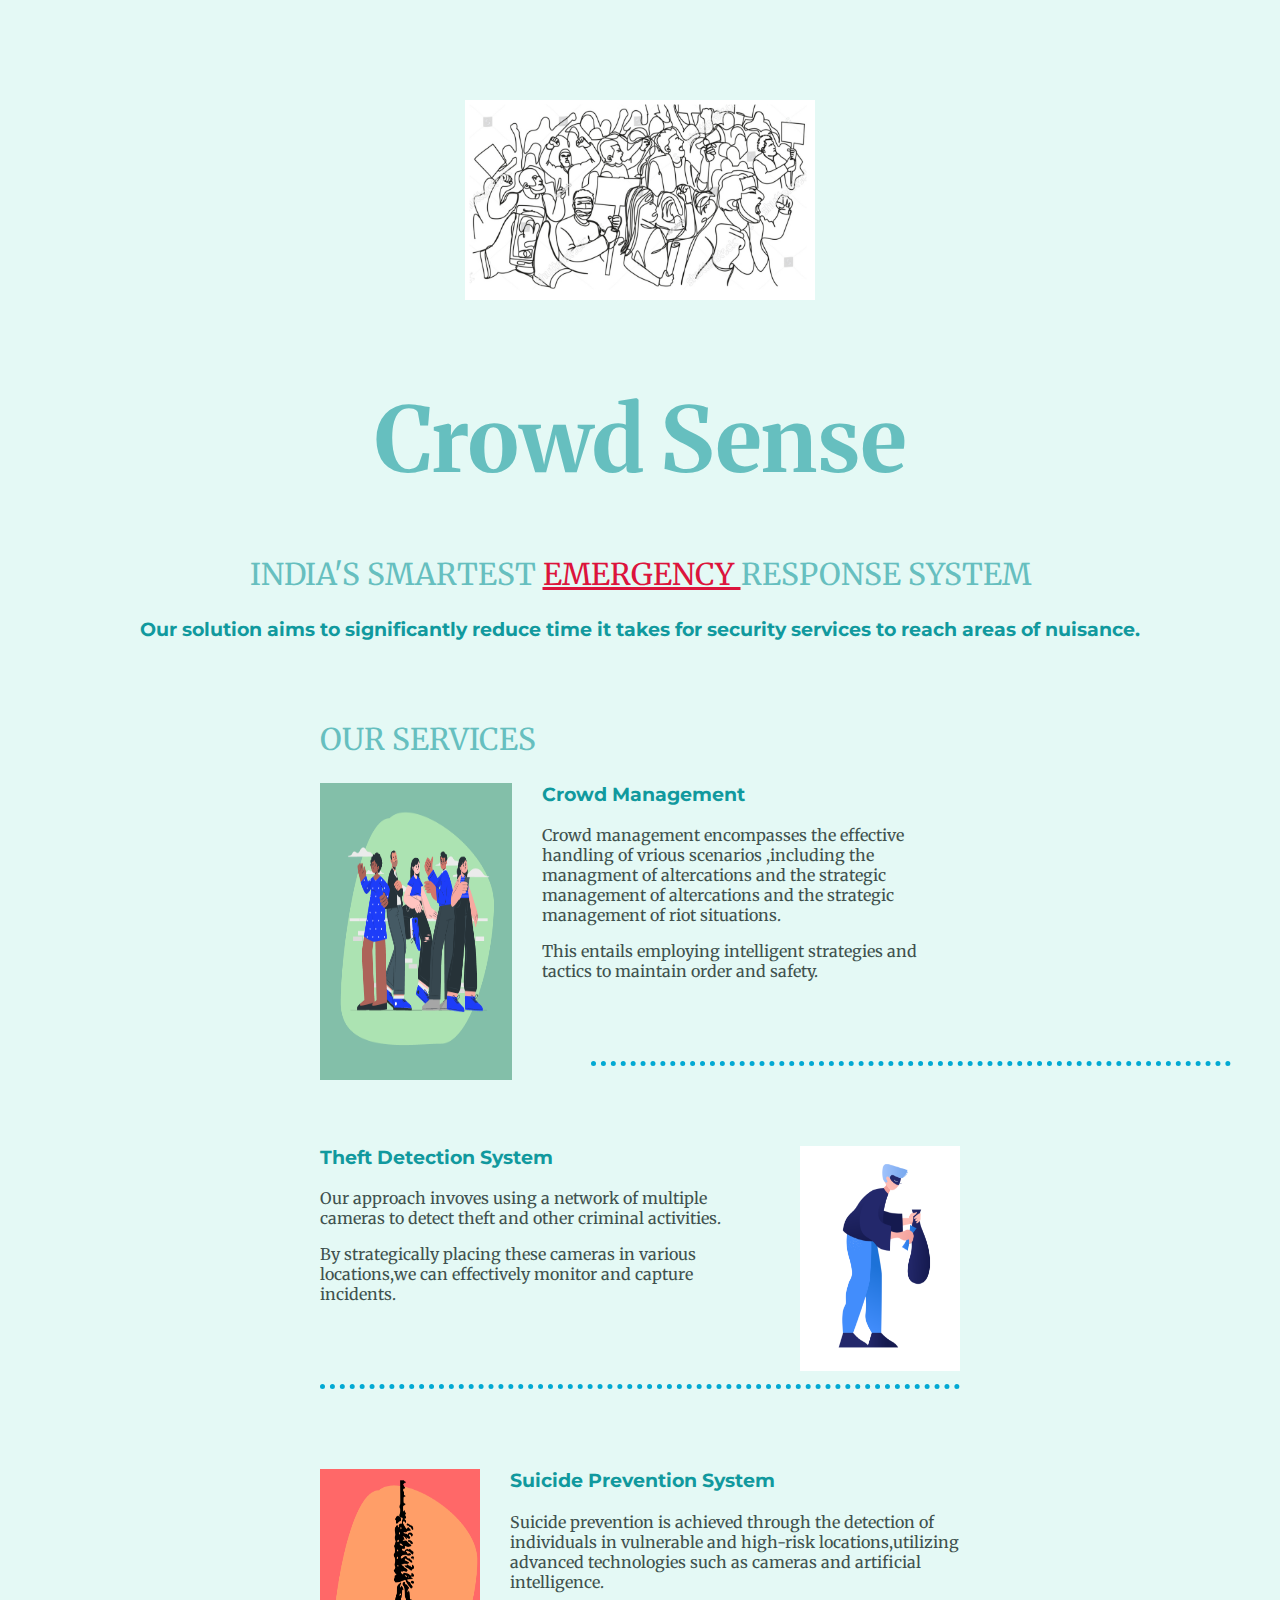
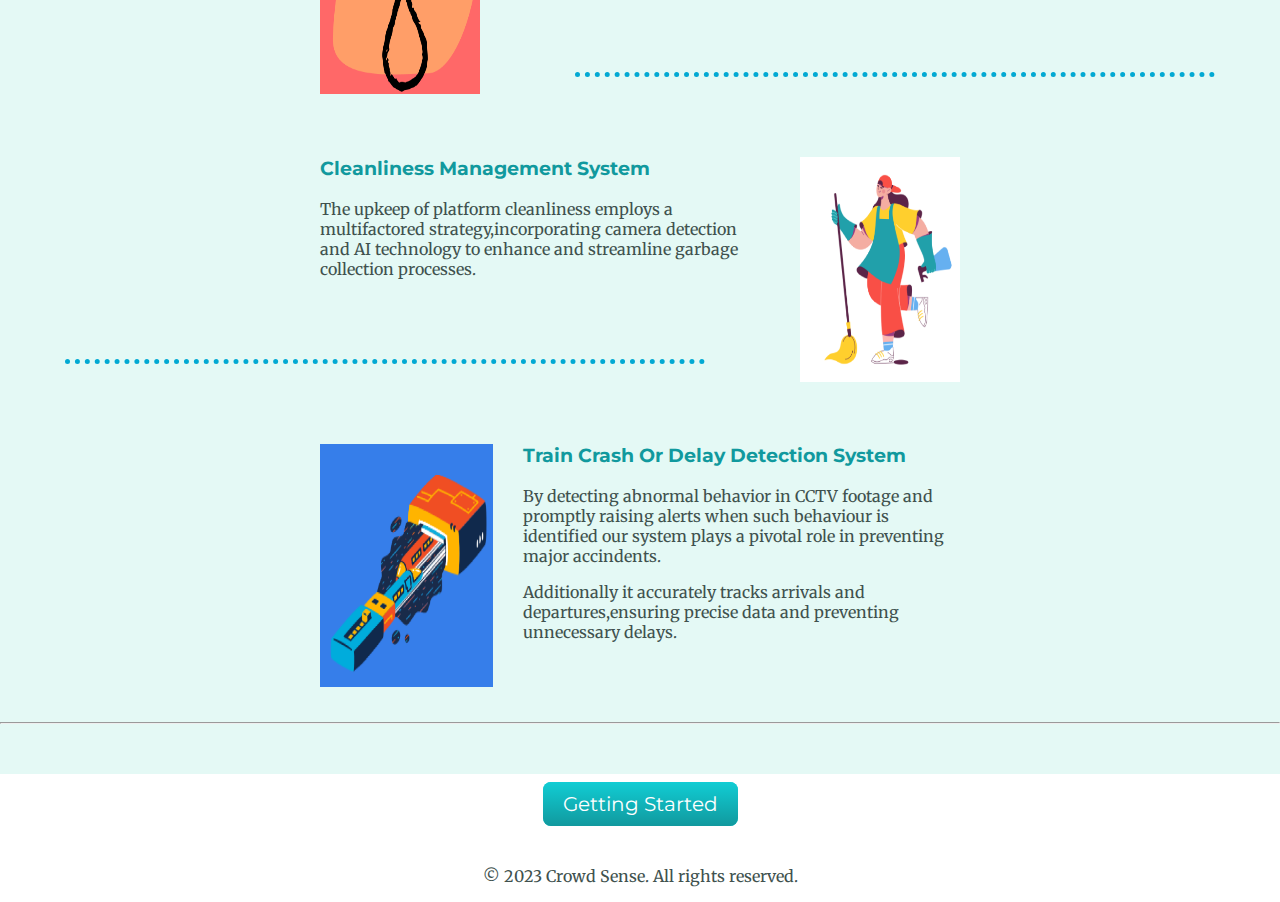
<file: index.html>
<html>
    <head>
        <meta charset=""utf=8>
        <title>Getting Started</title>
        <!-- <link rel="stylesheet" href="https://cdn.jsdelivr.net/npm/bootstrap@5.3.2/dist/css/bootstrap.rtl.min.css" integrity="sha384-nU14brUcp6StFntEOOEBvcJm4huWjB0OcIeQ3fltAfSmuZFrkAif0T+UtNGlKKQv" crossorigin="anonymous"> -->
        <link rel="stylesheet" href="styless.css">
        <link rel="icon" href="ok.ico">
        <link rel="preconnect" href="https://fonts.googleapis.com"><link rel="preconnect" href="https://fonts.gstatic.com" crossorigin><link href="https://fonts.googleapis.com/css2?family=Merriweather&family=Montserrat&family=Sacramento&display=swap" rel="stylesheet">
    </head>

<body>
    <div class="top-container">
    <img class="startimg" src="startimg.png" height="200px" width="350px" alt="">
    <h1>Crowd Sense</h1>
    <h2>INDIA'S SMARTEST <span class="pro">EMERGENCY </span>RESPONSE SYSTEM</h2>
    <h3>Our solution aims to significantly reduce time it takes  for security services to reach areas of nuisance.</h3>
    <!-- <div id="carouselExampleCaptions" class="carousel slide">
        <div class="carousel-indicators">
          <button type="button" data-bs-target="#carouselExampleCaptions" data-bs-slide-to="0" class="active" aria-current="true" aria-label="Slide 1"></button>
          <button type="button" data-bs-target="#carouselExampleCaptions" data-bs-slide-to="1" aria-label="Slide 2"></button>
          <button type="button" data-bs-target="#carouselExampleCaptions" data-bs-slide-to="2" aria-label="Slide 3"></button>
        </div>
        <div class="carousel-inner">
          <div class="carousel-item active">
            <img src="fd.jpeg" class="d-block w-100" alt="...">
            <div class="carousel-caption d-none d-md-block">
              <h5>Face Detection</h5>
              <p>AI implementation for face detection.</p>
            </div>
          </div>
          <div class="carousel-item">
            <img src="crowd.jpeg" class="d-block w-100" alt="...">
            <div class="carousel-caption d-none d-md-block">
              <h5>Crowd Intensity and Nuisances</h5>
              <p>AI used to count the number of faces and tell the intensity of the crowd.</p>
            </div>
          </div>
          <div class="carousel-item">
            <img src="cleanliness.jpeg" class="d-block w-100" alt="...">
            <div class="carousel-caption d-none d-md-block">
              <h5>Cleanliness on Platform and Rail</h5>
              <p>Cleanliness is a vital factor for avoding mishappenings and maintain hygiene.</p>
            </div>
          </div>
          <div class="carousel-item active">
            <img src="suicides.jpeg" class="d-block w-100" alt="...">
            <div class="carousel-caption d-none d-md-block">
              <h5>>Suicide Prevention</h5>
              <p>AI implementation for detecting and preventing suicides.</p>
            </div>
          </div>
          <div class="carousel-item active">
            <img src="dutydetection.jpeg" class="d-block w-100" alt="...">
            <div class="carousel-caption d-none d-md-block">
              <h5>Duty Monitoring</h5>
              <p>Monitoring duty of guards and other workers through face detection.</p>
            </div>
          </div>
        </div>
        <button class="carousel-control-prev" type="button" data-bs-target="#carouselExampleCaptions" data-bs-slide="prev">
          <span class="carousel-control-prev-icon" aria-hidden="true"></span>
          <span class="visually-hidden">Previous</span>
        </button>
        <button class="carousel-control-next" type="button" data-bs-target="#carouselExampleCaptions" data-bs-slide="next">
          <span class="carousel-control-next-icon" aria-hidden="true"></span>
          <span class="visually-hidden">Next</span>
        </button>
      </div>
    </div> -->
    <div class="middle-container">
        <div class="OURSERVICES">
          <div class="skill-row">
            <h2>OUR SERVICES</h2>
            <p>   </p>
            <p>    </p>
            <img class="kk1" src="cm.png" height=30px width=30px alt="">
            <h3>Crowd Management</h3>
            <p></p>
            <p>Crowd management encompasses the effective handling of vrious scenarios ,including the managment of altercations and the strategic management of altercations and the strategic management of riot situations.</p>
            <p>This entails employing intelligent strategies and tactics to maintain order and safety.</p>
            <p></p>
            <p></p>
          </div>
          <hr class="ok">
          <div class="skill-row">
            <img class="kk2" src="thief.png" height=25px width=30px alt="">
            <h3>Theft Detection System</h3>
            <p></p>
            <p>Our approach invoves using a network of multiple cameras to detect theft and other criminal activities.</p>
            <p>By strategically placing these cameras in various locations,we can effectively monitor and capture incidents.</p>
          </div>
          <hr class="ok">
          <div class="skill-row">
            <img class="kk3" src="suicide.png" height=30px width=30px alt="">
            <h3>Suicide Prevention System</h3>
            <p></p>
            <p>Suicide prevention is achieved through the detection of individuals in vulnerable and high-risk locations,utilizing advanced technologies such as cameras and artificial intelligence.</p>
            <p></p>
            <p></p>
          </div>
          <hr class="ok">
          <div class="skill-row">
            <img class="kk4" src="clean.png" height=30px width=30px alt="">
            <h3>Cleanliness Management System</h3>
            <p>The upkeep of platform cleanliness employs a multifactored strategy,incorporating camera detection and AI technology to enhance and streamline garbage collection processes.</p>
            <p></p>
            <p></p>
          </div>
          <hr class="ok">
          <div class="skill-row">
            <img class="kk5" src="train.png" height=30px width=30px alt="">
            <h3>Train Crash Or Delay Detection System</h3>
            <p>By detecting abnormal behavior in CCTV footage and promptly raising alerts when such behaviour is identified our system plays a pivotal role in preventing major accindents.</p>
            <p>Additionally it accurately tracks arrivals and departures,ensuring precise data and preventing unnecessary delays.</p>
            <p></p>
            <p></p>
          </div>
          <hr>
        </div>

        <div class="contact-me">
          <a class="btn" href="login.html">Getting Started</a>
          
        </div>
    </div>  
    </div>
    <!-- <script src="https://cdn.jsdelivr.net/npm/bootstrap@5.3.2/dist/js/bootstrap.bundle.min.js" integrity="sha384-C6RzsynM9kWDrMNeT87bh95OGNyZPhcTNXj1NW7RuBCsyN/o0jlpcV8Qyq46cDfL" crossorigin="anonymous"></script> -->
    <footer>
      <p>&copy; 2023 Crowd Sense. All rights reserved.</p>
    </footer>
</body>

</html>
</file>
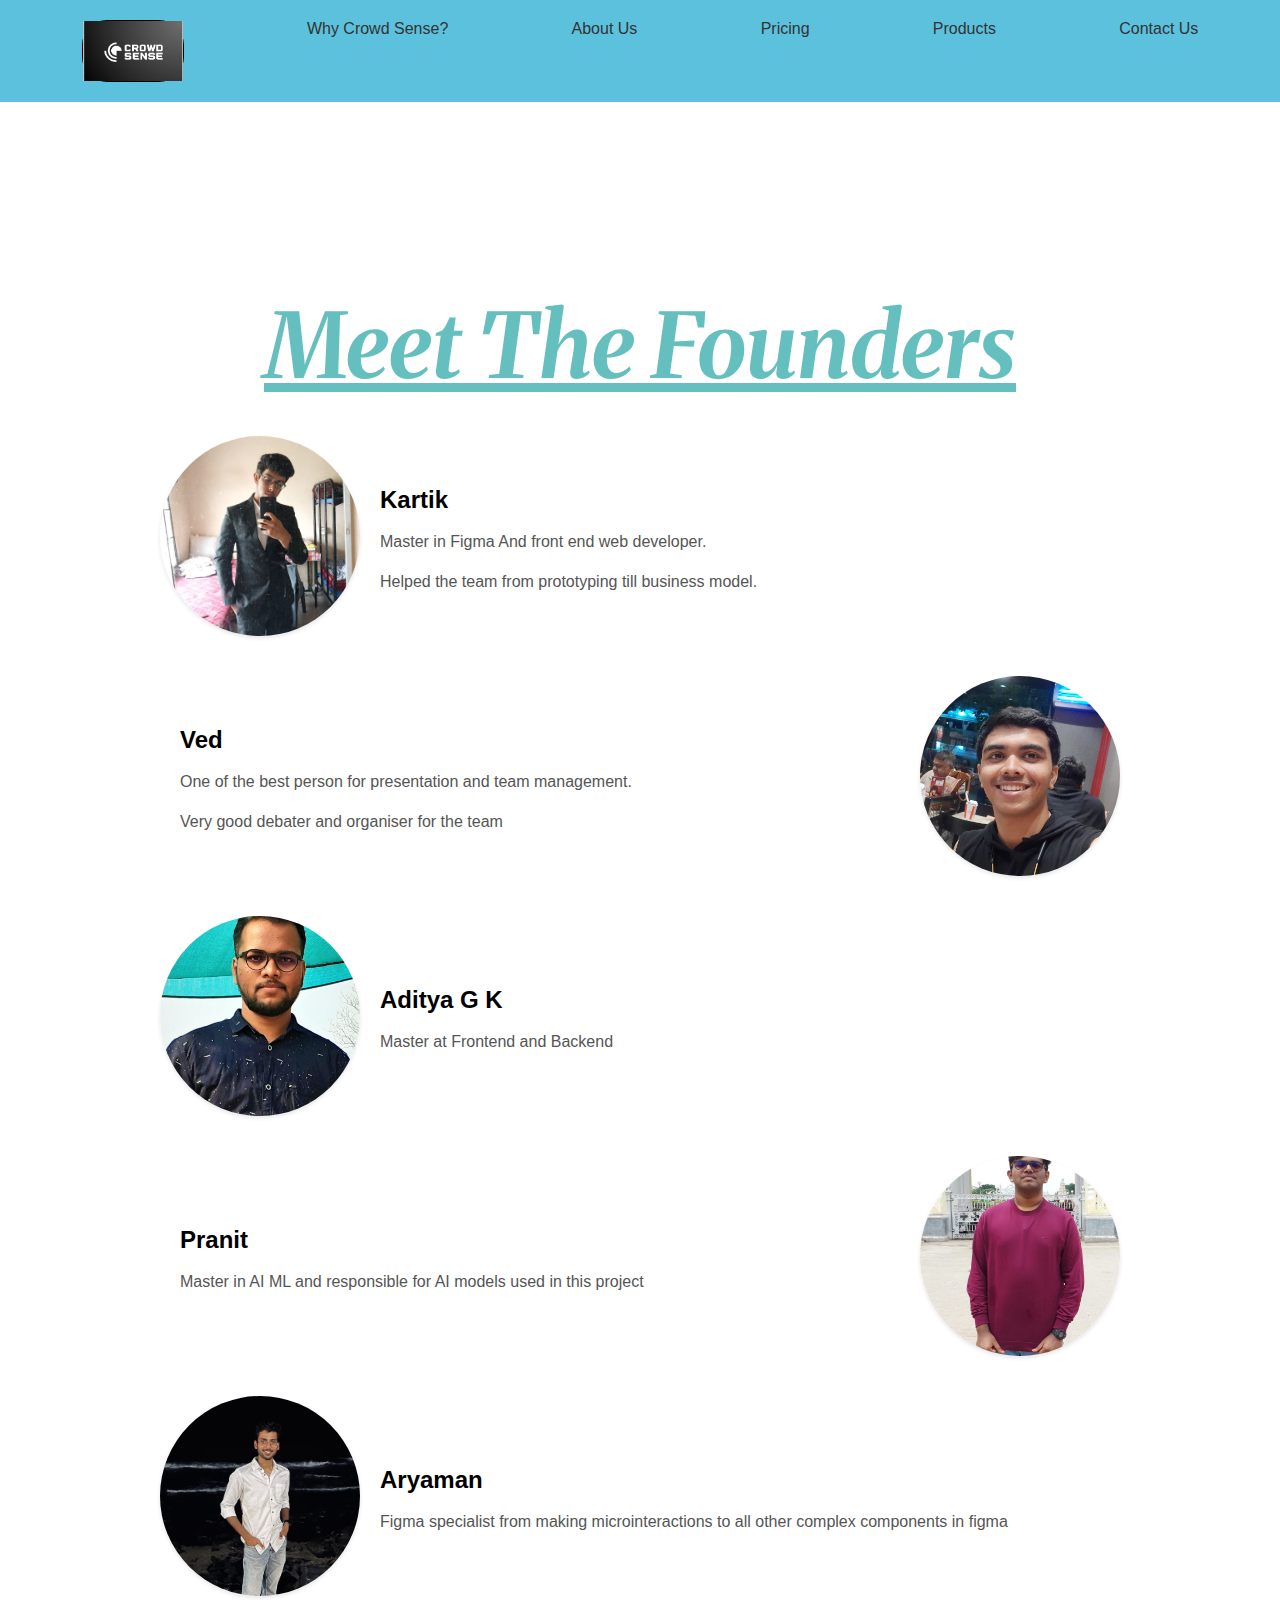
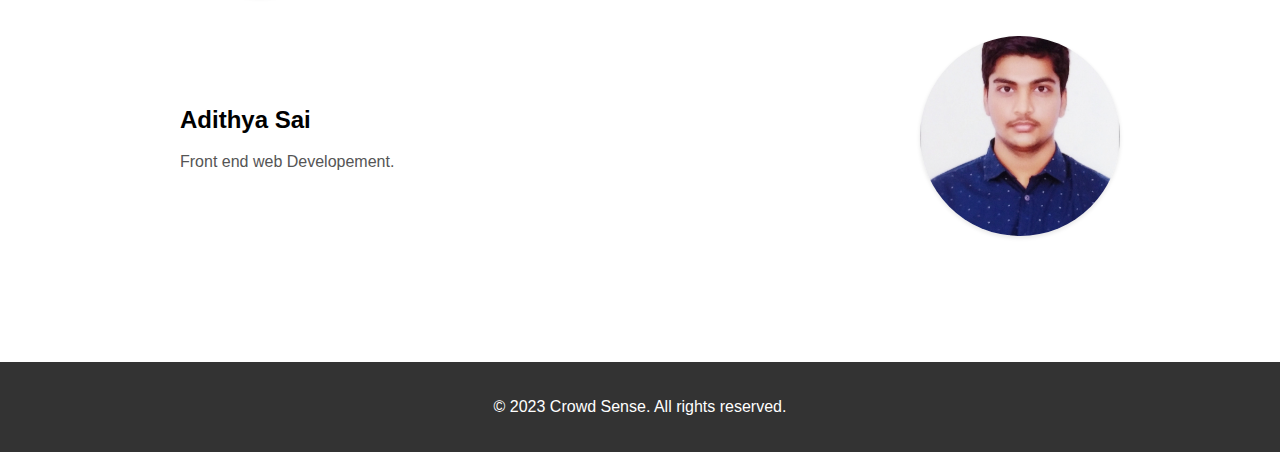
<file: aboutus.html>
<!DOCTYPE html>
<html>
    <head>
        <meta charset="utf=8">
        <title>About Us</title>
        <link rel="stylesheet" href="about.css">
        <link class="logo" rel="icon" href="logo.png">
        <link rel="preconnect" href="https://fonts.googleapis.com"><link rel="preconnect" href="https://fonts.gstatic.com" crossorigin><link href="https://fonts.googleapis.com/css2?family=Merriweather&family=Montserrat&family=Sacramento&display=swap" rel="stylesheet">
        <style>
          .about-section {
            background-color: #fff;
            padding: 50px 0;
            text-align: center;
        }

        .container {
            max-width: 960px;
            margin: 0 auto;
        }

        h2 {
            font-size: 30px;
            margin-bottom: 30px;
            font-size: 90px;
  color: #66bfbf;
  font-family: "Merriweather", serif;
  margin: 50px auto 0 auto;
  line-height: 2;
        }

        .founder {
            display: flex;
            flex-direction: row;
            align-items: center;
            justify-content: space-between;
            margin-bottom: 40px;
        }

        .founder img {
            width: 200px;
            height: 200px;
            border-radius: 50%;
            object-fit: cover;
            box-shadow: 0 2px 4px rgba(0, 0, 0, 0.1);
        }

        .founder-description {
            flex-grow: 1;
            margin: 0 20px;
            text-align: left;
        }

        .founder-description h3 {
            font-size: 24px;
            margin-bottom: 10px;
        }

        .founder-description p {
            font-size: 16px;
            line-height: 1.5;
            color: #555;
        }
        </style>
    </head>
    <body>
        <nav>
            <ul>
                <div class="logo">
                    <li><img src="cslogo.jpeg" height="60px" width="100px" alt="CrowdSense"></li>
                </div>
                <li><a href="index.html">Why Crowd Sense?</a></li>
                <li><a href="aboutus.html">About Us</a></li>
                <li><a href="pricing.html">Pricing</a></li>
                <li><a href="products.html">Products</a></li>
                <li><a href="contact.html">Contact Us</a></li>
            </ul>
        </nav>
        <br><br><br>
        <section class="about-section">
          <div class="container">
              <h2><u><em>Meet The Founders</em></u></h2>
              <div class="founder">
                  <img src="kk1.jpeg" alt="Founder 1">
                  <div class="founder-description">
                      <h3>Kartik</h3>
                      <p>Master in Figma And front end web developer.</p>
                      <p>Helped the team from prototyping till business model.</p>
                  </div>
              </div>
              <div class="founder">
                  <div class="founder-description">
                      <h3>Ved</h3>
                      <p>One of the best person for presentation and team management.</p>
                      <p>Very good debater and  organiser for the team </p>
                  </div>
                  <img src="ved.jpeg" alt="Founder 2">
              </div>
              <div class="founder">
                  <img src="aditya.jpeg" alt="Founder 3">
                  <div class="founder-description">
                      <h3>Aditya G K</h3>
                      <p>Master at Frontend and Backend</p>
                  </div>
              </div>
              <div class="founder">
                  <div class="founder-description">
                      <h3>Pranit</h3>
                      <p>Master in AI ML and responsible for AI models used in this project</p>
                  </div>
                  <img src="pranit.jpeg" alt="Founder 4">
              </div>
              <div class="founder">
                <img src="aryaman.jpeg" alt="Founder 4">
                <div class="founder-description">
                    <h3>Aryaman</h3>
                    <p>Figma specialist from making microinteractions to all other complex components in figma</p>
                </div>
                
            </div>
            <div class="founder">
                <div class="founder-description">
                    <h3>Adithya Sai</h3>
                    <p>Front end web Developement.</p>
                </div>
                <img src="adithya.jpeg" alt="Founder 4">
            </div>
          </div>
        </section>
        <br><br>
        <footer>
            <p>&copy; 2023 Crowd Sense. All rights reserved.</p>
          </footer>
    </body>
</html>
</file>
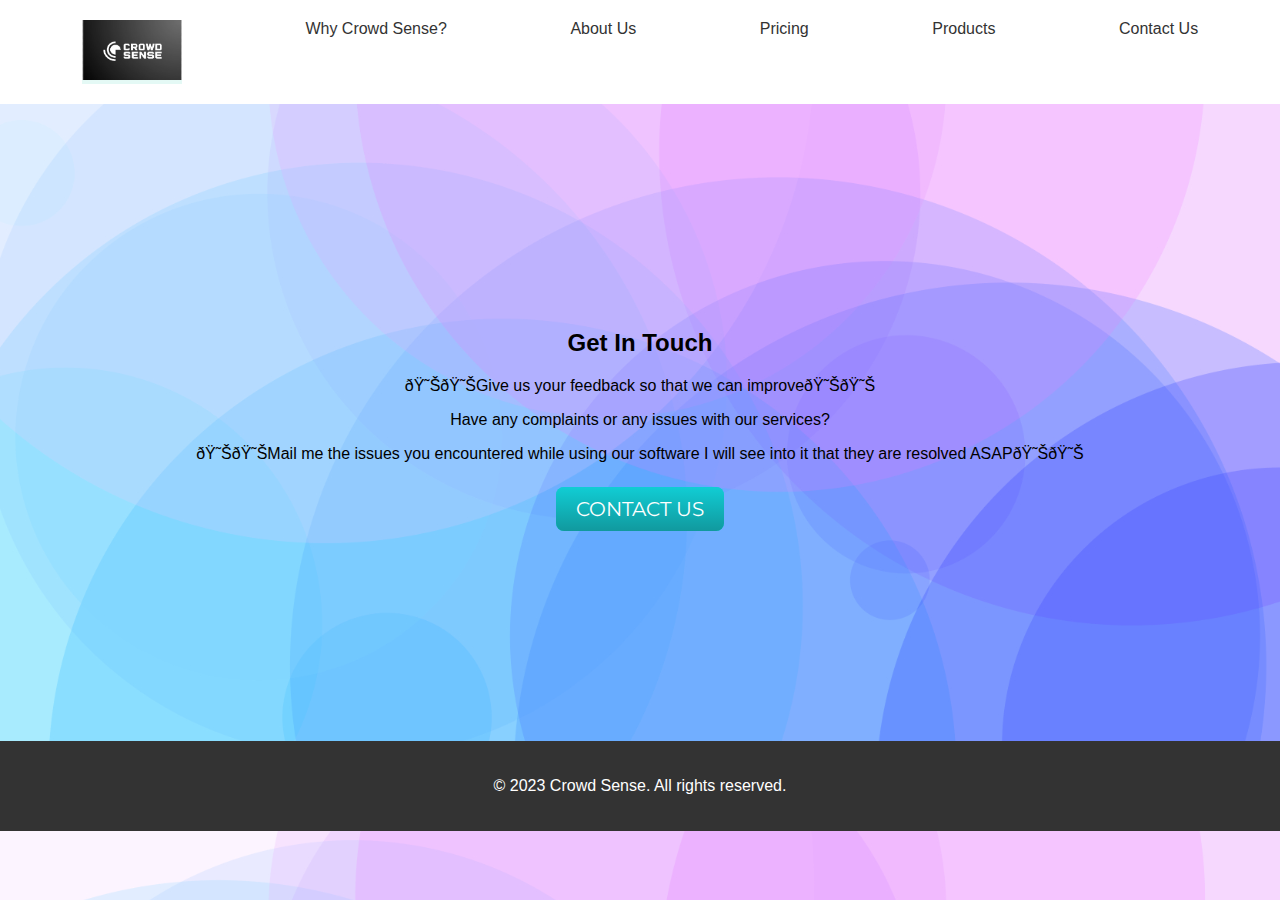
<file: contact.html>
<!DOCTYPE html>
<html>
    <head>
        <meta charset="utf=8">
        <title>Contact US</title>
        <link rel="stylesheet" href="styles.css">
        <link class="logo" rel="icon" href="logo.png">
        <link rel="preconnect" href="https://fonts.googleapis.com"><link rel="preconnect" href="https://fonts.gstatic.com" crossorigin><link href="https://fonts.googleapis.com/css2?family=Merriweather&family=Montserrat&family=Sacramento&display=swap" rel="stylesheet">
        <style>
            body{
                background-image: url("bg3.jpg");
                background-size: cover;
            }
        </style>
    </head>
    <body>
        <nav>
            <ul>
                <div class="logo">
                    <li><img src="cslogo.jpeg" height="60px" width="100px" alt="CrowdSense"></li>
                </div>
                <li><a href="index.html">Why Crowd Sense?</a></li>
                <li><a href="aboutus.html">About Us</a></li>
                <li><a href="pricing.html">Pricing</a></li>
                <li><a href="products.html">Products</a></li>
                <li><a href="contact.html">Contact Us</a></li>
            </ul>
        </nav>
        <div class="contact-me">
            <h2>Get In Touch</h2>
            <p class="Contactmessage">😊😊Give us your feedback so that we can improve😊😊</p>
            <p class="Contactmessage">Have any complaints or any issues with our services?</p>
            <p class="Contactmessage">😊😊Mail me the issues you encountered while using our software I will see into it that they are resolved ASAP😊😊</p>
            <br>
            <a class="btn" href="mailto:kartikkar192004@gmail.com">CONTACT US</a>
            
          </div>
        <footer>
            <p>&copy; 2023 Crowd Sense. All rights reserved.</p>
          </footer>
    </body>
</html>
</file>
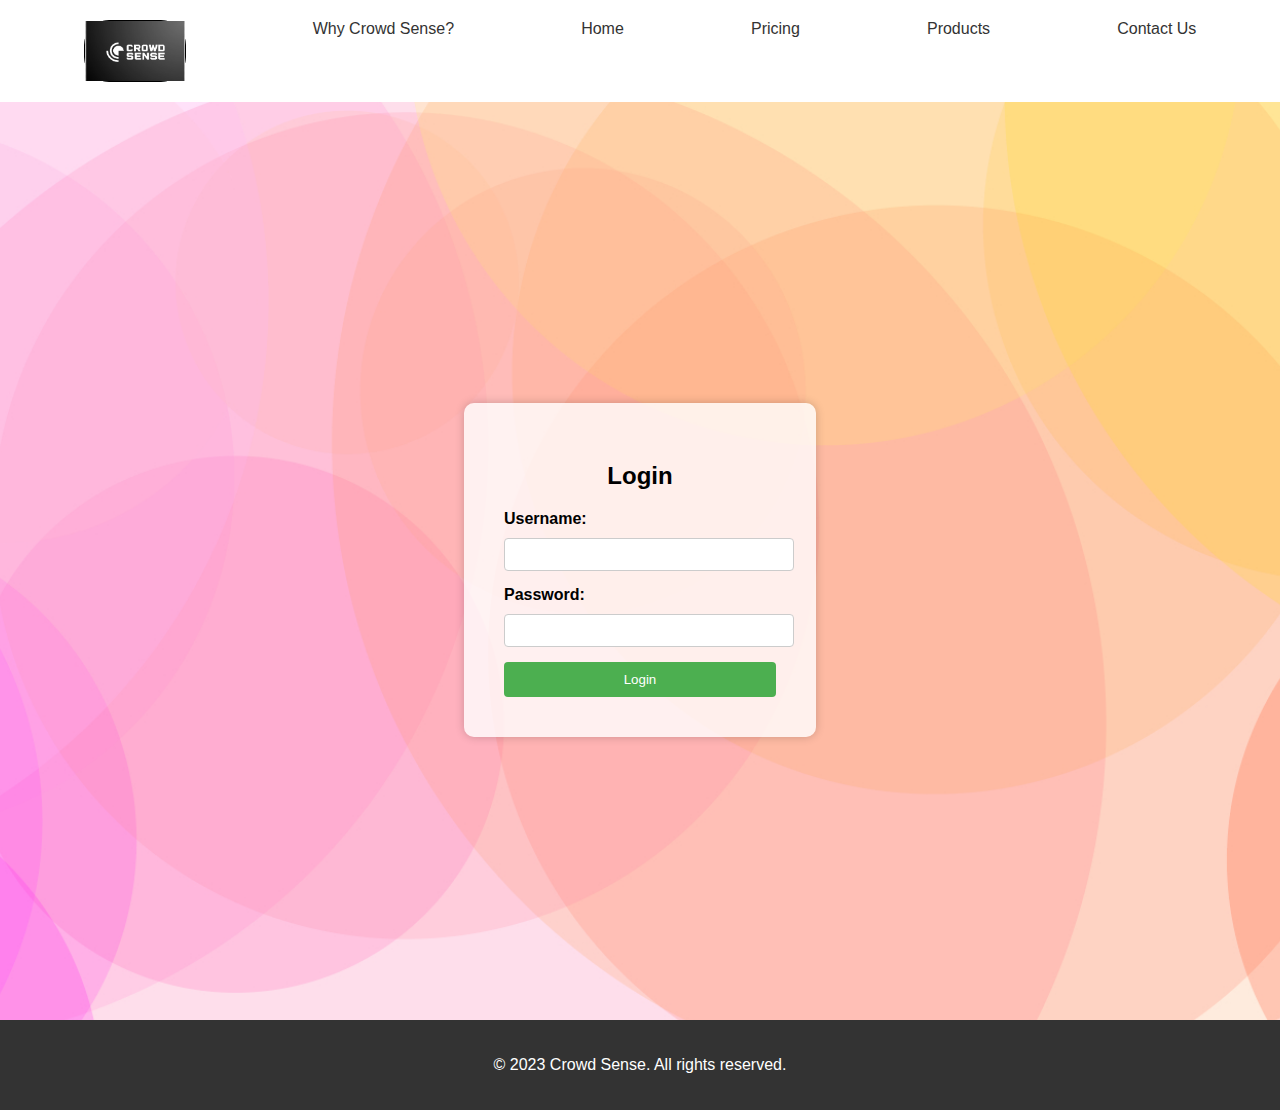
<file: login.html>
<!DOCTYPE html>
<html>
<head>
    <meta charset="utf=8">
    <title>CrowdSense</title>
    <link rel="stylesheet" href="styles.css">
    <link class="logo" rel="icon" href="logo.png">
    <link rel="preconnect" href="https://fonts.googleapis.com">
    <link rel="preconnect" href="https://fonts.gstatic.com" crossorigin>
    <link href="https://fonts.googleapis.com/css2?family=Merriweather&family=Montserrat&family=Sacramento&display=swap" rel="stylesheet">
    <style>
        /* Your existing styles here */

        body {
          background-image: url("bg2.jpg");
          background-size: cover;
          background-position: center;
          font-family: Arial, sans-serif;
        }

        .container {
          display: flex;
          justify-content: center;
          align-items: center;
          height: 100vh;
        }

        .login-form {
          background-color: rgba(255, 255, 255, 0.8);
          padding: 40px;
          border-radius: 10px;
          box-shadow: 0 0 10px rgba(0, 0, 0, 0.2);
        }

        .login-form h2 {
          text-align: center;
          margin-bottom: 20px;
        }

        .login-form label {
          display: block;
          font-weight: bold;
          margin-bottom: 10px;
        }

        .login-form input[type="text"],
        .login-form input[type="password"] {
          width: 100%;
          padding: 8px;
          border: 1px solid #ccc;
          border-radius: 4px;
          margin-bottom: 15px;
        }

        .login-form input[type="submit"] {
          background-color: #4CAF50;
          color: white;
          padding: 10px 20px;
          border: none;
          border-radius: 4px;
          cursor: pointer;
          width: 100%;
        }

        .navbar {
            background-color: #5cc1dd;
            padding: 20px;
            display: flex;
            justify-content: flex-end;
            align-items: center;
        }

        .logo {
            height: 60px;
            width: 100px;
            border: 1px solid #000000;
            border-radius: 25px;
            cursor: pointer;
        }

        .navbar ul {
            list-style-type: none;
            margin: 0;
            padding: 0;
            display: flex;
            justify-content: flex-end; /* Align list elements to the right */
            align-items: center; /* Vertically center list elements */
        }

        .navbar ul li {
            margin-left: 20px;
            text-align: center; /* Center text within list items */
        }
        .navbar ul li:first-child {
            margin-left: 0; /* Remove margin for the first li (logo) */
        }
    </style>
</head>
<body>
    <nav>
        <ul>
            <div class="logo">
                <li><img src="cslogo.jpeg" height="60px" width="100px" alt="CrowdSense"></li>
            </div>
            <li><a href="index.html">Why Crowd Sense?</a></li>
            <li><a href="aboutus.html">Home </a></li>
            <li><a href="connect.html">Pricing</a></li>
            <li><a href="connect.html">Products</a></li>
            <li><a href="contact.html">Contact Us</a></li>
        </ul>
    </nav>
    <br>
    <div class="container">
        <div class="login-form">
          <h2>Login</h2>
          <form>
            <label for="username">Username:</label>
            <input type="text" id="username" name="username" required>
            <label for="password">Password:</label>
            <input type="password" id="password" name="password" required>
            <a href="index.html"></a><input type="submit" value="Login">
          </form>
        </div>
      </div>
        </div>
        <footer>
            <p>&copy; 2023 Crowd Sense. All rights reserved.</p>
          </footer>
</body>
</html>
</file>
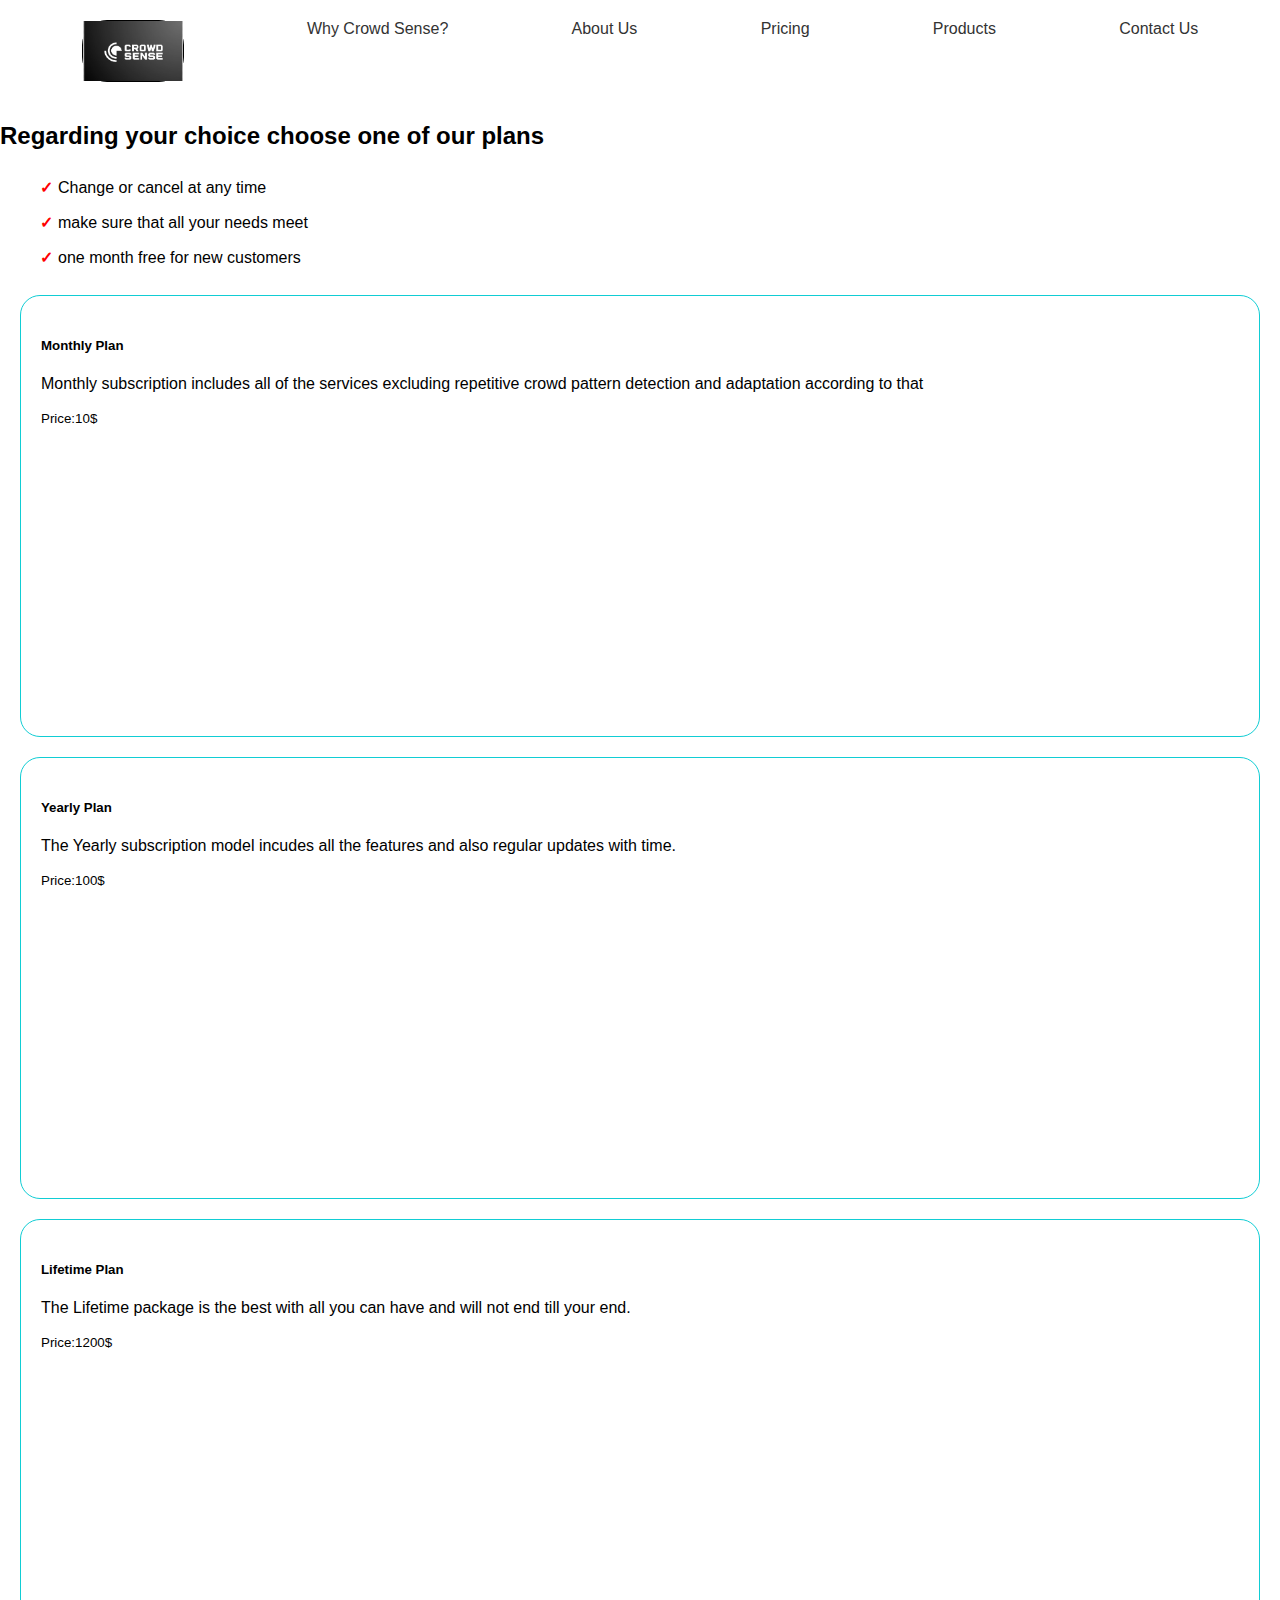
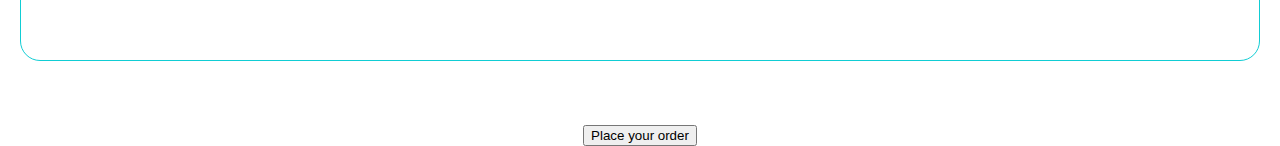
<file: pricing.html>
<!DOCTYPE html>
<html>
    <head>
        <title>
            Saas
        </title>
        <link href="pricing.css" rel="stylesheet">
        <link href="https://cdn.jsdelivr.net/npm/bootstrap@5.3.2/dist/css/bootstrap.min.css" rel="stylesheet" integrity="sha384-T3c6CoIi6uLrA9TneNEoa7RxnatzjcDSCmG1MXxSR1GAsXEV/Dwwykc2MPK8M2HN" crossorigin="anonymous">
        <style>
            .card {
            margin: 20px;
            border: 1px solid #11cdd4;
            border-radius: 20px;
            padding: 20px;
            height: 400px;
            /* Set width if needed */
        }

        /* Add hover effect to the cards */
        .card:hover {
            background: linear-gradient(45deg, #0080ff, #ff9900, #ff3c00);
            font-family: Arial, sans-serif;
            color: white;
        }

        .checkmark-list {
            list-style-type: none;
        }

        .checkmark-list li::before {
            content: "\2713";
            margin-right: 5px;
            color: red;
            font-weight: bold;
        }

        .checkmark-list li {
            line-height: 35px;
        }

        h1 {
            background-color: #11cdd4;
            text-align: center;
            border-radius: 15px;
            padding: 20px;
        }

        body {
            font-family: Arial, sans-serif;
            margin: 0;
            padding: 0;
        }
        .center-button {
            display: block;
            margin: 0 auto;
            margin-top: 5%;
        }
        </style>
        
       
        
  </head>
    
    <body>
        <nav>
            <ul>
                <div class="logo">
                    <li><img src="cslogo.jpeg" height="60px" width="100px" alt="CrowdSense"></li>
                </div>
                <li><a href="index.html">Why Crowd Sense?</a></li>
                <li><a href="aboutus.html">About Us</a></li>
                <li><a href="pricing.html">Pricing</a></li>
                <li><a href="products.html">Products</a></li>
                <li><a href="contact.html">Contact Us</a></li>
            </ul>
        </nav>
          <h2 class="he">Regarding your choice choose one of our plans</h2>
          <ul class="checkmark-list">
            <li>Change or cancel at any time</li>
            <li>make sure that all your needs meet</li>
            <li>one month free for new customers</li>
          </ul>
          <div class="row row-cols-1 row-cols-md-3 g-4">
            <div class="col">
              <div class="card h-100">
                <div class="card-body">
                  <h5 class="card-title">Monthly Plan</h5>
                  <p class="card-text">Monthly subscription includes all of the services excluding repetitive crowd pattern detection and adaptation according to that</p>
                </div>
                <div class="card-footer">
                  <small class="text-body-secondary">Price:10$</small>
                </div>
              </div>
            </div>
            <div class="col">
              <div class="card h-100">
                <div class="card-body">
                  <h5 class="card-title">Yearly Plan</h5>
                  <p class="card-text">The Yearly subscription model incudes all the features and also regular updates with time.</p>
                </div>
                <div class="card-footer">
                  <small class="text-body-secondary">Price:100$</small>
                </div>
              </div>
            </div>
            <div class="col">
              <div class="card h-100">
                <div class="card-body">
                  <h5 class="card-title">Lifetime Plan</h5>
                  <p class="card-text">The Lifetime package is the best with all you can have and will not end till your end.</p>
                </div>
                <div class="card-footer">
                  <small class="text-body-secondary">Price:1200$</small>
                </div>
              </div>
            </div>
          </div>
        
        <button class="center-button">Place your order</button>
        <script src="https://cdn.jsdelivr.net/npm/bootstrap@5.3.2/dist/js/bootstrap.bundle.min.js" integrity="sha384-C6RzsynM9kWDrMNeT87bh95OGNyZPhcTNXj1NW7RuBCsyN/o0jlpcV8Qyq46cDfL" crossorigin="anonymous"></script>
    </body>
</html>
</file>
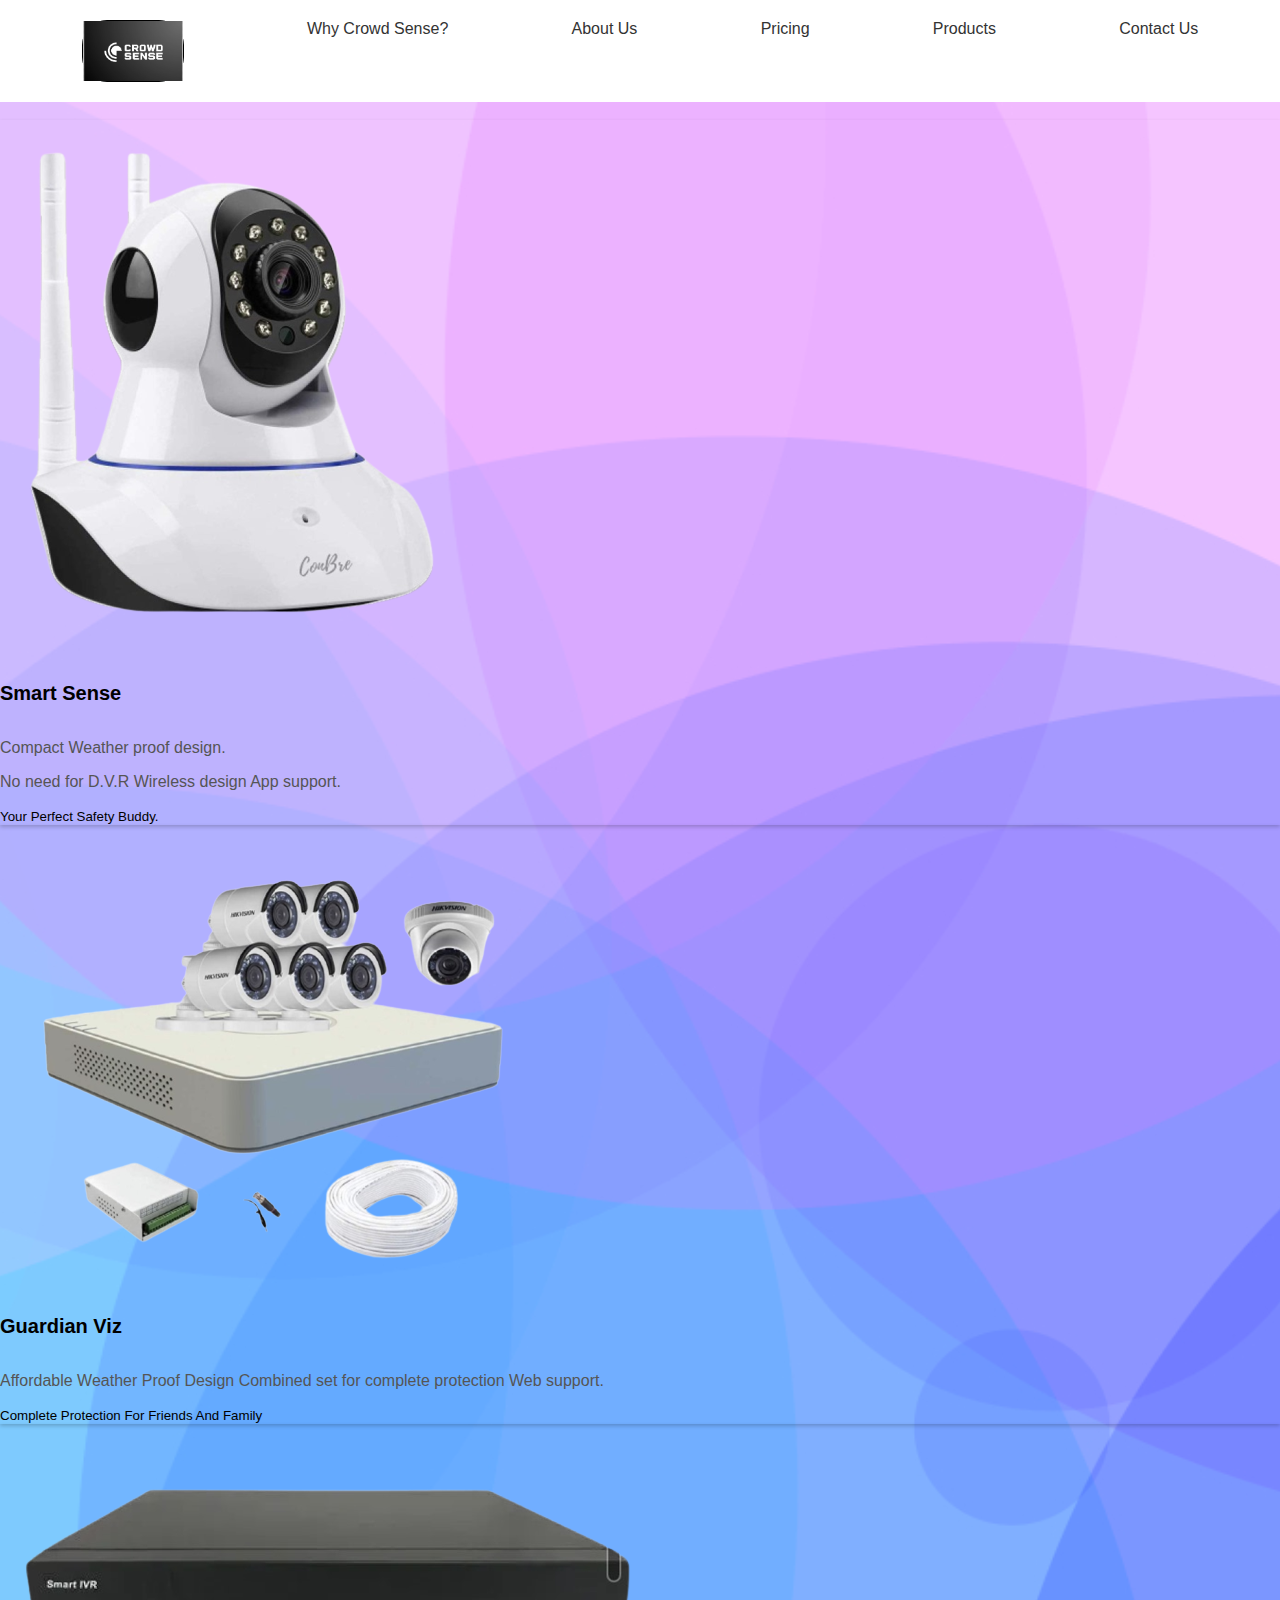
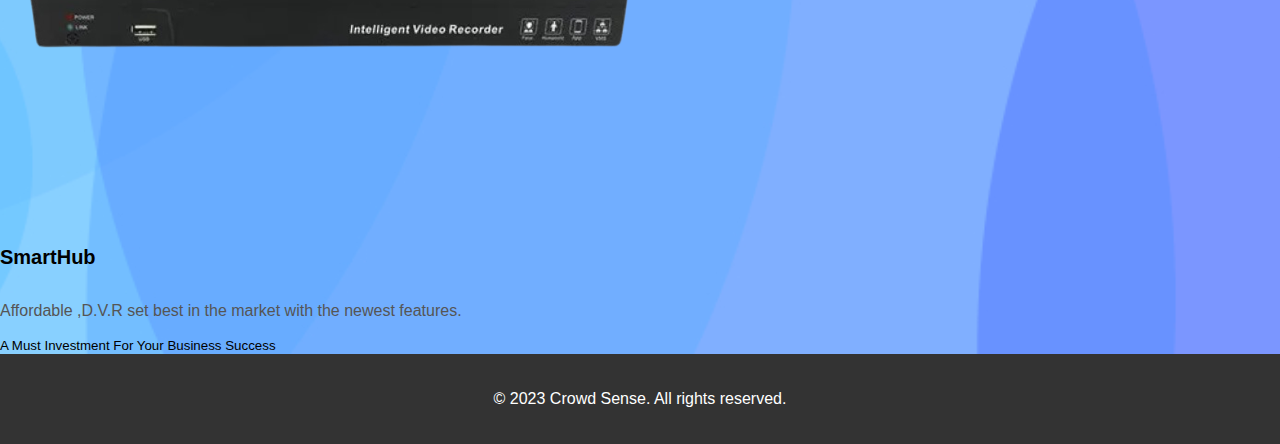
<file: products.html>
<!DOCTYPE html>
<html>
<head>
    <meta charset="utf=8">
    <title>Products</title>
        <link href="https://cdn.jsdelivr.net/npm/bootstrap@5.3.2/dist/css/bootstrap.min.css" rel="stylesheet" integrity="sha384-T3c6CoIi6uLrA9TneNEoa7RxnatzjcDSCmG1MXxSR1GAsXEV/Dwwykc2MPK8M2HN" crossorigin="anonymous">

    <link rel="stylesheet" href="styles.css">
    <link class="logo" rel="icon" href="logo.png">
    <link rel="preconnect" href="https://fonts.googleapis.com">
    <link rel="preconnect" href="https://fonts.gstatic.com" crossorigin>
    <link href="https://fonts.googleapis.com/css2?family=Merriweather&family=Montserrat&family=Sacramento&display=swap" rel="stylesheet">
    <style>
        /* Your existing styles here */

        body {
          background-image: url("bg3.jpg");
          background-size: cover;
          background-position: center;
          font-family: Arial, sans-serif;
        }

        .container {
          display: flex;
          justify-content: center;
          align-items: center;
          height: 100vh;
        }

        .login-form {
          background-color: rgba(255, 255, 255, 0.8);
          padding: 40px;
          border-radius: 10px;
          box-shadow: 0 0 10px rgba(0, 0, 0, 0.2);
          height: 40%;
          width:20%;
        }

        .login-form h2 {
          text-align: center;
          margin-bottom: 20px;
        }

        .login-form label {
          display: block;
          font-weight: bold;
          margin-bottom: 10px;
        }

        .login-form input[type="text"],
        .login-form input[type="password"] {
          width: 100%;
          padding: 8px;
          border: 1px solid #ccc;
          border-radius: 4px;
          margin-bottom: 15px;
        }

        .login-button {
          display: block;
          width: 100%;
          background-color: #4CAF50;
          color: white;
          padding: 10px 0;
          border: none;
          border-radius: 4px;
          cursor: pointer;
          text-align: center;
          text-decoration: none;
        }

        .login-button:hover {
          background-color: #45a049;
        }

        .navbar {
            background-color: #5cc1dd;
            padding: 20px;
            display: flex;
            justify-content: flex-end;
            align-items: center;
        }

        .logo {
            height: 60px;
            width: 100px;
            border: 1px solid #000000;
            border-radius: 25px;
            cursor: pointer;
        }

        .navbar ul {
            list-style-type: none;
            margin: 0;
            padding: 0;
            display: flex;
            justify-content: flex-end; /* Align list elements to the right */
            align-items: center; /* Vertically center list elements */
        }

        .navbar ul li {
            margin-left: 20px;
            text-align: center; /* Center text within list items */
        }
        .navbar ul li:first-child {
            margin-left: 0; /* Remove margin for the first li (logo) */
        }
        .footer{
            position: absolute;
            bottom: 0;
            width: 100%;
            background-color: #333;
            color: #fff;
            padding: 20px;
            text-align: center;
            display: flex;
  flex-wrap: wrap;
  justify-content: center;
  margin-top: 20px;
        }
        .card {
          border: none;
          box-shadow: 0px 2px 4px rgba(0, 0, 0, 0.2);
          transition: transform 0.2s;
        }

        .card:hover {
          transform: translateY(-5px);
        }

        .card-title {
          font-size: 1.25rem;
          font-weight: bold;
        }

        .card-text {
          color: #555;
        }
    </style>
</head>
<body>
    <nav>
        <ul>
            <div class="logo">
                <li><img src="cslogo.jpeg" height="60px" width="100px" alt="CrowdSense"></li>
            </div>
            <li><a href="index.html">Why Crowd Sense?</a></li>
            <li><a href="aboutus.html">About Us</a></li>
            <li><a href="pricing.html">Pricing</a></li>
            <li><a href="products.html">Products</a></li>
            <li><a href="contact.html">Contact Us</a></li>
        </ul>
    </nav>
    <br>
    <div class="row row-cols-1 row-cols-md-3 g-4">
        <div class="col">
          <div class="card h-100">
            <img src="camera.png" class="card-img-top" alt="...">
            <div class="card-body">
              <h5 class="card-title">Smart Sense</h5>
              <p class="card-text">Compact Weather proof design.</p>
              <p class="card-text">No need for D.V.R Wireless design App support.</p>
            </div>
            <div class="card-footer">
              <small class="text-body-secondary">Your Perfect Safety Buddy.</small>
            </div>
          </div>
        </div>
        <div class="col">
          <div class="card h-100">
            <img src="cameraset.png" class="card-img-top" alt="...">
            <div class="card-body">
              <h5 class="card-title">Guardian Viz</h5>
              <p class="card-text">Affordable Weather Proof Design Combined set for complete protection Web support.</p>
            </div>
            <div class="card-footer">
              <small class="text-body-secondary">Complete Protection For Friends And Family</small>
            </div>
          </div>
        </div>
        <div class="col">
          <div class="card h-100">
            <img src="dvr.png" class="card-img-top" alt="...">
            <div class="card-body">
              <h5 class="card-title">SmartHub</h5>
              <p class="card-text">Affordable ,D.V.R set best in the market with the newest features.</p>
            </div>
            <div class="card-footer">
              <small class="text-body-secondary">A Must Investment For Your Business Success</small>
            </div>
          </div>
        </div>
      </div>
      <div>
        <footer>
            <p>&copy; 2023 Crowd Sense. All rights reserved.</p>
          </footer>
      </div>
</body>
</html>
</file>
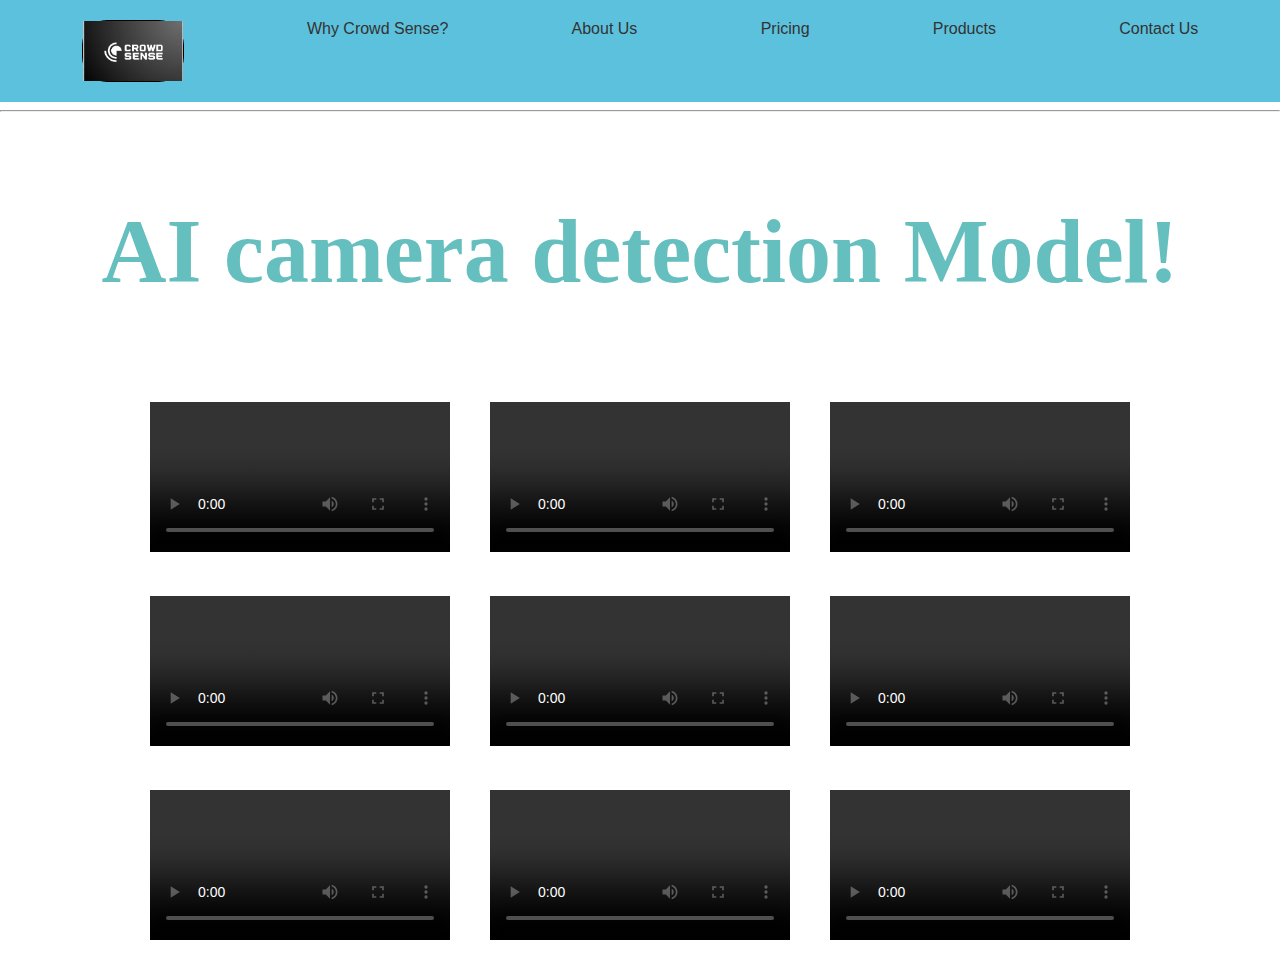
<file: video.html>
<!DOCTYPE html>
<html>
    <head>
        <title>AI interface</title>
        <link rel="stylesheet" href="video.css">
    </head>
    <body>
        <nav>
            <ul>
                <div class="logo">
                    <li><img src="cslogo.jpeg" height="60px" width="100px" alt="CrowdSense"></li>
                </div>
                <li><a href="index.html">Why Crowd Sense?</a></li>
                <li><a href="aboutus.html">About Us</a></li>
                <li><a href="pricing.html">Pricing</a></li>
                <li><a href="products.html">Products</a></li>
                <li><a href="contact.html">Contact Us</a></li>
            </ul>
        </nav>
        <hr>
        <h1>AI camera detection Model!</h1>
        <div class="main">
        <div class="container">
            <div class="item">
                <video href="428354982.mp4" controls></video>
            </div>
            <div class="item">
                <video href="428354982.mp4" controls></video>
            </div>
            <div class="item">
                <video href="428354982.mp4" controls></video>
            </div>
            <div class="item">
                <video href="428354982.mp4" controls></video>
            </div>
            <div class="item">
                <video href="428354982.mp4" controls></video>
            </div>
            <div class="item">
                <video href="428354982.mp4" controls></video>
            </div>
            <div class="item">
                <video href="428354982.mp4" controls></video>
            </div>
            <div class="item">
                <video href="428354982.mp4" controls></video>
            </div>
            <div class="item">
                <video href="428354982.mp4" controls></video>
            </div>
        </div>
    </div>
    </body>
</html>
</file>
<file: styless.css>
h1 {
  font-size: 90px;
  color: #66bfbf;
  font-family: "Merriweather", serif;
  margin: 50px auto 0 auto;
  line-height: 2;
}
div {
  background-color: #e4f9f5;
}
body {
  margin: 0;
  text-align: center;
  font-family: "Merriweather", serif;
  color: #40514e;
}
.top-cloud {
  position: absolute;
  right: 350px;
  top: 70px;
}

.top-container {
  background-color: #e4f9f5;
  position: relative;
  padding-top: 100px;
}

.middle-container {
  background-color: #e4f9f5;
}
.bottom-container {
  background-color: #66bfbf;
  height: 150px;
  text-align: 50px auto 50px auto;
}
.hmm {
  color: #66bfbf;
}
.pro {
  text-decoration: underline;
  color: crimson;
}
h3 {
  font-family: "Montserrat", sans-serif;
  color: #11999e;
}

h2 {
  font-size: 30px;
  color: #66bfbf;
  font-weight: normal;
}
.skill-row {
  margin: 80px auto 80px auto;
  width: 50%;
  text-align: left;
  line-height: 1.25;
}

.ok {
  border-style: dotted none none;
  border-color: rgb(2, 169, 211);
  border-width: 5px;
  width: 50%;
}
.kk {
  padding-top: 20px;
}
.kk1 {
  float: left;
  width: 30%;
  height: 33%;
  margin-right: 30px;
}
.kk2 {
  float: right;
  margin-left: 30px;
  width: 25%;
  height: 25%;
}
.kk3 {
  float: left;
  margin-right: 30px;
  width: 25%;
  height: 25%;
}
.kk4 {
  float: right;
  margin-left: 30px;
  width: 25%;
  height: 25%;
}
.kk5 {
  float: left;
  margin-right: 30px;
  width: 27%;
  height: 27%;
}
.kk6 {
  float: right;
  margin-left: 30px;
  width: 25%;
  height: 25%;
}
.kk7 {
  float: left;
  margin-right: 30px;
  width: 27%;
  height: 27%;
}
.kk8 {
  float: right;
  margin-left: 30px;
  width: 25%;
  height: 25%;
}
.kk9 {
  float: left;
  margin-right: 30px;
  width: 27%;
  height: 27%;
}
.btn {
  background: #11cdd4;
  background-image: -webkit-linear-gradient(top, #11cdd4, #11999e);
  background-image: -moz-linear-gradient(top, #11cdd4, #11999e);
  background-image: -ms-linear-gradient(top, #11cdd4, #11999e);
  background-image: -o-linear-gradient(top, #11cdd4, #11999e);
  background-image: linear-gradient(to bottom, #11cdd4, #11999e);
  -webkit-border-radius: 8;
  -moz-border-radius: 8;
  border-radius: 8px;
  font-family: "Montserrat", sans-serif;
  color: #ffffff;
  font-size: 20px;
  padding: 10px 20px 10px 20px;
  text-decoration: none;
}

.btn:hover {
  background: #30e3cb;
  background-image: -webkit-linear-gradient(top, #30e3cb, #2bc4ad);
  background-image: -moz-linear-gradient(top, #30e3cb, #2bc4ad);
  background-image: -ms-linear-gradient(top, #30e3cb, #2bc4ad);
  background-image: -o-linear-gradient(top, #30e3cb, #2bc4ad);
  background-image: linear-gradient(to bottom, #30e3cb, #2bc4ad);
  text-decoration: none;
}
.footer-link {
  color: #11999e;
  margin: 10px 20px;
  text-decoration: none;
}

a:hover {
  color: #eaf6f6;
}

.foot {
  color: #eaf6f6;
  font-size: 0.75rem;
  padding-top: 20px;
}
.contact-me {
  margin: 50px auto 50px auto;
  background-color: white;
  padding-top: 18px;
}
.Contactmessage {
  width: 26%;
  margin: 40px auto 40px auto;
}
</file>
<file: about.css>
body {
  font-family: Arial, sans-serif;
  margin: 0;
  padding: 0;
}

nav {
  background-color: #5cc1dd;
  padding: 20px;
}

nav ul {
  list-style-type: none;
  margin: 0;
  padding: 0;
  display: flex;
  justify-content: space-around;
}

nav ul li {
  display: inline;
}

nav ul li a {
  text-decoration: none;
  color: #333;
}

footer {
  background-color: #333;
  color: #fff;
  padding: 20px;
  text-align: center;
}

.logo {
  background-color: #e4f9f5;
}

.login-container {
  text-align: center;
  margin-top: 150px;
  margin-bottom: 230px;
}

.login-container input {
  padding: 10px;
  margin: 5px;
  width: 200px;
}

.login-container button {
  padding: 10px 20px;
  background-color: #333;
  color: #fff;
  border: none;
}

.middle-container {
  background-color: #e4f9f5;
}

.skill-row {
  margin: 80px auto 80px auto;
  width: 50%;
  text-align: left;
  line-height: 1.25;
}

.kk1 {
  float: left;
  width: 25%;
  height: 25%;
  margin-right: 30px;
}
.kk2 {
  float: right;
  margin-left: 30px;
  width: 25%;
  height: 25%;
}
.kk3 {
  float: left;
  margin-right: 30px;
  width: 25%;
  height: 25%;
}
.kk4 {
  float: right;
  margin-left: 30px;
  width: 25%;
  height: 25%;
}

.btn {
  background: #11cdd4;
  background-image: -webkit-linear-gradient(top, #11cdd4, #11999e);
  background-image: -moz-linear-gradient(top, #11cdd4, #11999e);
  background-image: -ms-linear-gradient(top, #11cdd4, #11999e);
  background-image: -o-linear-gradient(top, #11cdd4, #11999e);
  background-image: linear-gradient(to bottom, #11cdd4, #11999e);
  -webkit-border-radius: 8;
  -moz-border-radius: 8;
  border-radius: 8px;
  font-family: "Montserrat", sans-serif;
  color: #ffffff;
  font-size: 20px;
  padding: 10px 20px 10px 20px;
  text-decoration: none;
}

.btn:hover {
  background: #e3a130;
  background-image: -webkit-linear-gradient(top, #30e3cb, #2bc4ad);
  background-image: -moz-linear-gradient(top, #30e3cb, #2bc4ad);
  background-image: -ms-linear-gradient(top, #30e3cb, #2bc4ad);
  background-image: -o-linear-gradient(top, hsl(172, 76%, 54%), #2bc4ad);
  background-image: linear-gradient(to bottom, #30e3cb, #2bc4ad);
  text-decoration: none;
}
a:hover {
  color: #30e3cb;
}

.contact-me {
  text-align: center;
  margin: 190px auto 100px auto;
  background-color: transparent;
  padding-top: 15px;
  padding-bottom: 120px;
}

.pay {
  text-align: center;
  margin: 190px 550px 100px 550px;
  padding-top: 15px;
  padding-bottom: 120px;
  background-color: rgba(255, 255, 255, 0.8);
  padding: 40px;
  border-radius: 10px;
  box-shadow: 0 0 10px rgba(0, 0, 0, 0.2);
}
.logo {
  height: 60px;
  width: 100px;
  border: 1px solid #000000;
  border-radius: 25px;
  cursor: pointer;
}
</file>
<file: styles.css>
body {
  font-family: Arial, sans-serif;
  margin: 0;
  padding: 0;
}

nav {
  background-color: #ffffff;
  padding: 20px;
}

nav ul {
  list-style-type: none;
  margin: 0;
  padding: 0;
  display: flex;
  justify-content: space-around;
}

nav ul li {
  display: inline;
}

nav ul li a {
  text-decoration: none;
  color: #333;
}

footer {
  background-color: #333;
  color: #fff;
  padding: 20px;
  text-align: center;
}

.logo {
  background-color: #e4f9f5;
}

.login-container {
  text-align: center;
  margin-top: 150px;
  margin-bottom: 230px;
}

.login-container input {
  padding: 10px;
  margin: 5px;
  width: 200px;
}

.login-container button {
  padding: 10px 20px;
  background-color: #333;
  color: #fff;
  border: none;
}

.middle-container {
  background-color: #e4f9f5;
}

.skill-row {
  margin: 80px auto 80px auto;
  width: 50%;
  text-align: left;
  line-height: 1.25;
}

.kk1 {
  float: left;
  width: 25%;
  height: 25%;
  margin-right: 30px;
}
.kk2 {
  float: right;
  margin-left: 30px;
  width: 25%;
  height: 25%;
}
.kk3 {
  float: left;
  margin-right: 30px;
  width: 25%;
  height: 25%;
}
.kk4 {
  float: right;
  margin-left: 30px;
  width: 25%;
  height: 25%;
}

.btn {
  background: #11cdd4;
  background-image: -webkit-linear-gradient(top, #11cdd4, #11999e);
  background-image: -moz-linear-gradient(top, #11cdd4, #11999e);
  background-image: -ms-linear-gradient(top, #11cdd4, #11999e);
  background-image: -o-linear-gradient(top, #11cdd4, #11999e);
  background-image: linear-gradient(to bottom, #11cdd4, #11999e);
  -webkit-border-radius: 8;
  -moz-border-radius: 8;
  border-radius: 8px;
  font-family: "Montserrat", sans-serif;
  color: #ffffff;
  font-size: 20px;
  padding: 10px 20px 10px 20px;
  text-decoration: none;
}

.btn:hover {
  background: #e3a130;
  background-image: -webkit-linear-gradient(top, #30e3cb, #2bc4ad);
  background-image: -moz-linear-gradient(top, #30e3cb, #2bc4ad);
  background-image: -ms-linear-gradient(top, #30e3cb, #2bc4ad);
  background-image: -o-linear-gradient(top, hsl(172, 76%, 54%), #2bc4ad);
  background-image: linear-gradient(to bottom, #30e3cb, #2bc4ad);
  text-decoration: none;
}
a:hover {
  color: #30e3cb;
}

.contact-me {
  text-align: center;
  margin: 190px auto 100px auto;
  background-color: transparent;
  padding-top: 15px;
  padding-bottom: 120px;
}

.pay {
  text-align: center;
  margin: 190px 550px 100px 550px;
  padding-top: 15px;
  padding-bottom: 120px;
  background-color: rgba(255, 255, 255, 0.8);
  padding: 40px;
  border-radius: 10px;
  box-shadow: 0 0 10px rgba(0, 0, 0, 0.2);
}

.skill-row h2 {
  text-align: center;
}
</file>
<file: pricing.css>
.main {
  display: flex;
  align-items: center;
  justify-content: space-around;
  align-items: center;
}

.one {
  margin: 20px;
  border: 1px solid #11cdd4;
  border-radius: 20px;
  padding: 75px;
  height: 400px;
  width: 300px;
}
.one:hover {
  /* Diagonal gradient background with three colors */
  background: linear-gradient(45deg, #0080ff, #ff9900, #ff3c00);
  /* You can adjust the direction and colors as needed */

  /* Other CSS properties for body */
  font-family: Arial, sans-serif;
  color: white;
}
.two {
  margin: 20px;
  border: 1px solid #11cdd4;
  border-radius: 20px;
  padding: 75px;
  height: 400px;
  /* width:500px; */
}
.two:hover {
  /* Diagonal gradient background with three colors */
  background: linear-gradient(45deg, #0080ff, #ff9900, #ff3c00);
  /* You can adjust the direction and colors as needed */

  /* Other CSS properties for body */
  font-family: Arial, sans-serif;
  color: white;
}
.three:hover {
  /* Diagonal gradient background with three colors */
  background: linear-gradient(45deg, #0080ff, #ff9900, #ff3c00);
  /* You can adjust the direction and colors as needed */

  /* Other CSS properties for body */
  font-family: Arial, sans-serif;
  color: white;
}
.three {
  margin: 30px;
  border: 1px solid #11cdd4;
  border-radius: 20px;
  padding: 75px;
  height: 400px;
}
h1 {
  background-color: #11cdd4;
  text-align: center;
  border-radius: 15px;
  padding: 20px;
}
body {
  font-family: Arial, sans-serif;
  margin: 0;
  padding: 0;
}

nav {
  background-color: #5cc1dd;
  padding: 20px;
}

nav ul {
  list-style-type: none;
  margin: 0;
  padding: 0;
  display: flex;
  justify-content: space-around;
}

nav ul li {
  display: inline;
}

nav ul li a {
  text-decoration: none;
  color: #333;
}

footer {
  background-color: #333;
  color: #fff;
  padding: 20px;
  text-align: center;
}

.logo {
  background-color: #e4f9f5;
}

.login-container {
  text-align: center;
  margin-top: 150px;
  margin-bottom: 230px;
}

.login-container input {
  padding: 10px;
  margin: 5px;
  width: 200px;
}

.login-container button {
  padding: 10px 20px;
  background-color: #333;
  color: #fff;
  border: none;
}

.middle-container {
  background-color: #e4f9f5;
}

.skill-row {
  margin: 80px auto 80px auto;
  width: 50%;
  text-align: left;
  line-height: 1.25;
}

.btn {
  background: #11cdd4;
  background-image: -webkit-linear-gradient(top, #11cdd4, #11999e);
  background-image: -moz-linear-gradient(top, #11cdd4, #11999e);
  background-image: -ms-linear-gradient(top, #11cdd4, #11999e);
  background-image: -o-linear-gradient(top, #11cdd4, #11999e);
  background-image: linear-gradient(to bottom, #11cdd4, #11999e);
  -webkit-border-radius: 8;
  -moz-border-radius: 8;
  border-radius: 8px;
  font-family: "Montserrat", sans-serif;
  color: #ffffff;
  font-size: 20px;
  padding: 10px 20px 10px 20px;
  text-decoration: none;
}

.btn:hover {
  background: #e3a130;
  background-image: -webkit-linear-gradient(top, #30e3cb, #2bc4ad);
  background-image: -moz-linear-gradient(top, #30e3cb, #2bc4ad);
  background-image: -ms-linear-gradient(top, #30e3cb, #2bc4ad);
  background-image: -o-linear-gradient(top, hsl(172, 76%, 54%), #2bc4ad);
  background-image: linear-gradient(to bottom, #30e3cb, #2bc4ad);
  text-decoration: none;
}
a:hover {
  color: #30e3cb;
}

.contact-me {
  text-align: center;
  margin: 190px auto 100px auto;
  background-color: transparent;
  padding-top: 15px;
  padding-bottom: 120px;
}

.pay {
  text-align: center;
  margin: 190px 550px 100px 550px;
  padding-top: 15px;
  padding-bottom: 120px;
  background-color: rgba(255, 255, 255, 0.8);
  padding: 40px;
  border-radius: 10px;
  box-shadow: 0 0 10px rgba(0, 0, 0, 0.2);
}

.skill-row h2 {
  text-align: center;
}
.logo {
  height: 60px;
  width: 100px;
  border: 1px solid #000000;
  border-radius: 25px;
  cursor: pointer;
}
body {
  font-family: Arial, sans-serif;
  margin: 0;
  padding: 0;
}

nav {
  background-color: #ffffff;
  padding: 20px;
}

nav ul {
  list-style-type: none;
  margin: 0;
  padding: 0;
  display: flex;
  justify-content: space-around;
}

nav ul li {
  display: inline;
}

nav ul li a {
  text-decoration: none;
  color: #333;
}

footer {
  background-color: #333;
  color: #fff;
  padding: 20px;
  text-align: center;
}

.logo {
  background-color: #e4f9f5;
}

.login-container {
  text-align: center;
  margin-top: 150px;
  margin-bottom: 230px;
}

.login-container input {
  padding: 10px;
  margin: 5px;
  width: 200px;
}

.login-container button {
  padding: 10px 20px;
  background-color: #333;
  color: #fff;
  border: none;
}

.btn {
  background: #11cdd4;
  background-image: -webkit-linear-gradient(top, #11cdd4, #11999e);
  background-image: -moz-linear-gradient(top, #11cdd4, #11999e);
  background-image: -ms-linear-gradient(top, #11cdd4, #11999e);
  background-image: -o-linear-gradient(top, #11cdd4, #11999e);
  background-image: linear-gradient(to bottom, #11cdd4, #11999e);
  -webkit-border-radius: 8;
  -moz-border-radius: 8;
  border-radius: 8px;
  font-family: "Montserrat", sans-serif;
  color: #ffffff;
  font-size: 20px;
  padding: 10px 20px 10px 20px;
  text-decoration: none;
}

.btn:hover {
  background: #e3a130;
  background-image: -webkit-linear-gradient(top, #30e3cb, #2bc4ad);
  background-image: -moz-linear-gradient(top, #30e3cb, #2bc4ad);
  background-image: -ms-linear-gradient(top, #30e3cb, #2bc4ad);
  background-image: -o-linear-gradient(top, hsl(172, 76%, 54%), #2bc4ad);
  background-image: linear-gradient(to bottom, #30e3cb, #2bc4ad);
  text-decoration: none;
}
a:hover {
  color: #30e3cb;
}
</file>
<file: video.css>
body {
  font-family: Arial, sans-serif;
  margin: 0;
  padding: 0;
}

h1 {
  font-size: 90px;
  color: #66bfbf;
  font-family: "Merriweather", serif;
  margin: 50px auto 0 auto;
  line-height: 2;
  align-items: center;
  text-align: center;
}
nav {
  background-color: #5cc1dd;
  padding: 20px;
}

nav ul {
  list-style-type: none;
  margin: 0;
  padding: 0;
  display: flex;
  justify-content: space-around;
}

nav ul li {
  display: inline;
}

nav ul li a {
  text-decoration: none;
  color: #333;
}

footer {
  background-color: #333;
  color: #fff;
  padding: 20px;
  text-align: center;
}

.logo {
  background-color: #e4f9f5;
}

.login-container {
  text-align: center;
  margin-top: 150px;
  margin-bottom: 230px;
}

.login-container input {
  padding: 10px;
  margin: 5px;
  width: 200px;
}

.login-container button {
  padding: 10px 20px;
  background-color: #333;
  color: #fff;
  border: none;
}

.middle-container {
  background-color: #e4f9f5;
}

.skill-row {
  margin: 80px auto 80px auto;
  width: 50%;
  text-align: left;
  line-height: 1.25;
}

.kk1 {
  float: left;
  width: 25%;
  height: 25%;
  margin-right: 30px;
}
.kk2 {
  float: right;
  margin-left: 30px;
  width: 25%;
  height: 25%;
}
.kk3 {
  float: left;
  margin-right: 30px;
  width: 25%;
  height: 25%;
}
.kk4 {
  float: right;
  margin-left: 30px;
  width: 25%;
  height: 25%;
}

.btn {
  background: #11cdd4;
  background-image: -webkit-linear-gradient(top, #11cdd4, #11999e);
  background-image: -moz-linear-gradient(top, #11cdd4, #11999e);
  background-image: -ms-linear-gradient(top, #11cdd4, #11999e);
  background-image: -o-linear-gradient(top, #11cdd4, #11999e);
  background-image: linear-gradient(to bottom, #11cdd4, #11999e);
  -webkit-border-radius: 8;
  -moz-border-radius: 8;
  border-radius: 8px;
  font-family: "Montserrat", sans-serif;
  color: #ffffff;
  font-size: 20px;
  padding: 10px 20px 10px 20px;
  text-decoration: none;
}

.btn:hover {
  background: #e3a130;
  background-image: -webkit-linear-gradient(top, #30e3cb, #2bc4ad);
  background-image: -moz-linear-gradient(top, #30e3cb, #2bc4ad);
  background-image: -ms-linear-gradient(top, #30e3cb, #2bc4ad);
  background-image: -o-linear-gradient(top, hsl(172, 76%, 54%), #2bc4ad);
  background-image: linear-gradient(to bottom, #30e3cb, #2bc4ad);
  text-decoration: none;
}
a:hover {
  color: #30e3cb;
}

.contact-me {
  text-align: center;
  margin: 190px auto 100px auto;
  background-color: transparent;
  padding-top: 15px;
  padding-bottom: 120px;
}

.pay {
  text-align: center;
  margin: 190px 550px 100px 550px;
  padding-top: 15px;
  padding-bottom: 120px;
  background-color: rgba(255, 255, 255, 0.8);
  padding: 40px;
  border-radius: 10px;
  box-shadow: 0 0 10px rgba(0, 0, 0, 0.2);
}

.skill-row h2 {
  text-align: center;
}
.logo {
  height: 60px;
  width: 100px;
  border: 1px solid #000000;
  border-radius: 25px;
  cursor: pointer;
}

/* Style the video container */

.main {
  text-align: center;
  padding-top: 20px; /* Add some top padding to separate the heading from the videos */
}

.container {
  display: flex;
  flex-wrap: wrap;
  justify-content: center;
  margin-top: 20px; /* Add margin to separate the videos from the heading */
}

/* Add a margin to the h1 to separate it from the navbar */

.item {
  margin: 20px;
}

/* Style the videos */
video {
  max-width: 100%;
  height: auto;
}
</file>
